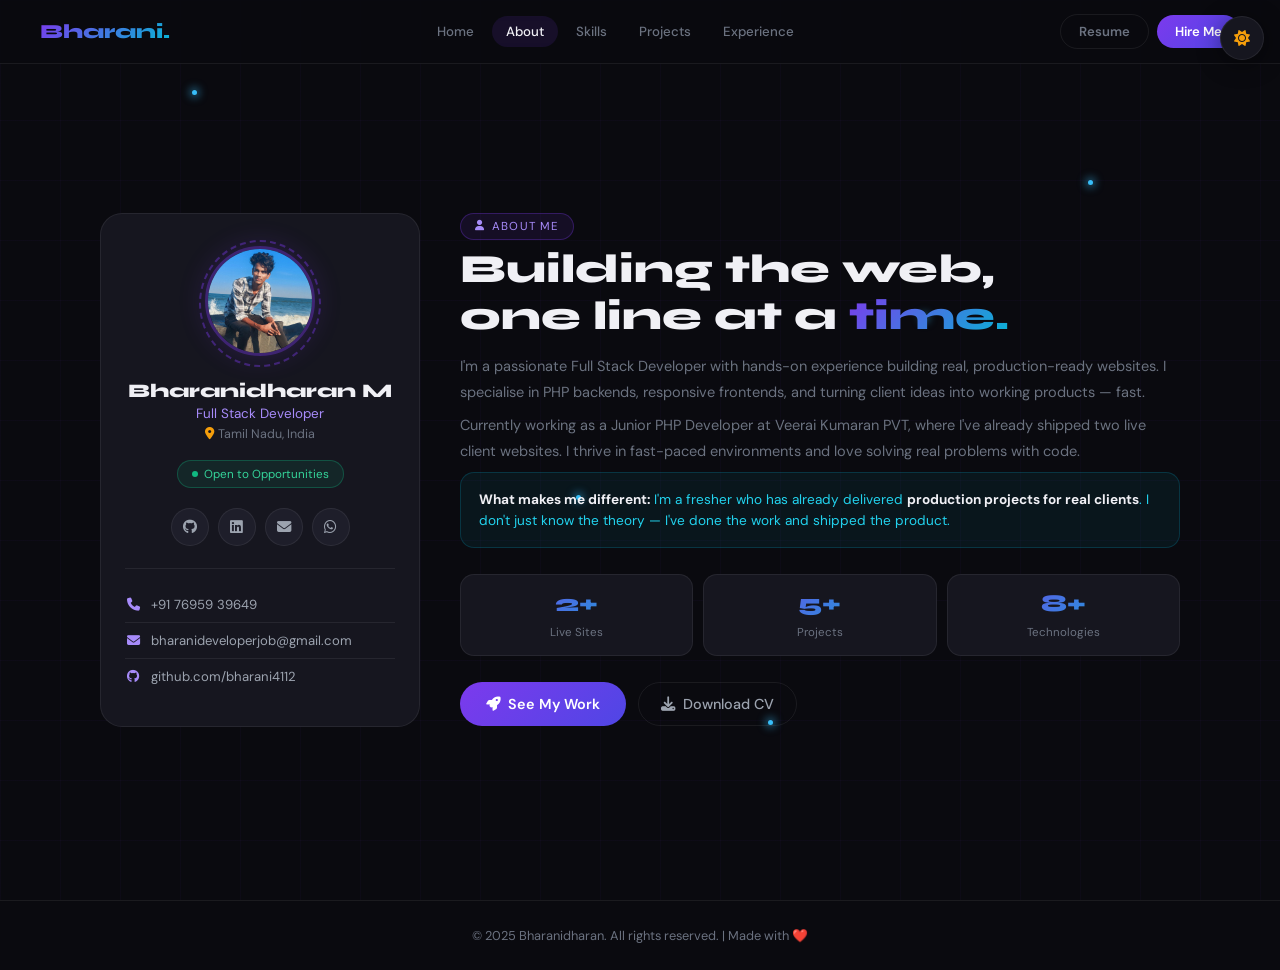
<file: portfolio_premium/About.html>
<!DOCTYPE html>
<html lang="en">
<head>
  <meta charset="UTF-8">
  <meta name="viewport" content="width=device-width, initial-scale=1.0">
  <title>About | Bharanidharan</title>
  <link href="https://cdnjs.cloudflare.com/ajax/libs/font-awesome/6.4.0/css/all.min.css" rel="stylesheet">
  <link rel="stylesheet" href="style.css">
  <style>
    .about-wrap{
      min-height:100vh; display:flex; align-items:center; justify-content:center;
      padding:110px 24px 70px; position:relative; z-index:1;
    }
    .about-grid{
      max-width:1080px; width:100%;
      display:grid; grid-template-columns:320px 1fr; gap:40px; align-items:start;
    }

    /* LEFT CARD */
    .profile-card{
      background:var(--surface); border:1px solid var(--border); border-radius:22px;
      padding:32px 24px; text-align:center; position:sticky; top:90px;
    }
    .avatar-wrap{position:relative; display:inline-block; margin-bottom:18px;}
    .avatar-wrap img{
      width:110px; height:110px; border-radius:50%; object-fit:cover;
      border:3px solid rgba(124,58,237,0.4); box-shadow:0 0 28px rgba(124,58,237,0.2);
    }
    .avatar-ring{
      position:absolute; inset:-6px; border-radius:50%;
      border:2px dashed rgba(124,58,237,0.4);
      animation:spin-r 8s linear infinite;
    }
    @keyframes spin-r{to{transform:rotate(360deg)}}
    .profile-card h2{font-family:'Syne',sans-serif; font-weight:800; font-size:1.2rem; margin-bottom:3px; color:var(--text);}
    .pc-role{font-size:0.84rem; color:#a78bfa; margin-bottom:4px;}
    .pc-loc{font-size:0.78rem; color:var(--muted); margin-bottom:18px;}
    .pc-loc i{margin-right:4px; color:#f59e0b;}
    .status-pill{
      display:inline-flex; align-items:center; gap:6px;
      background:rgba(16,185,129,0.1); border:1px solid rgba(16,185,129,0.3);
      border-radius:30px; padding:5px 14px; font-size:0.73rem; color:#34d399; margin-bottom:20px;
    }
    .sdot{width:6px; height:6px; border-radius:50%; background:#10b981; animation:sdot-p 2s infinite;}
    @keyframes sdot-p{0%,100%{box-shadow:0 0 0 0 rgba(16,185,129,0.5)}50%{box-shadow:0 0 0 5px rgba(16,185,129,0)}}
    .socials{display:flex; justify-content:center; gap:9px; margin-bottom:22px;}
    .sc-link{
      width:38px; height:38px; border-radius:50%; display:flex; align-items:center; justify-content:center;
      background:var(--surface2); border:1px solid var(--border); color:var(--muted2);
      text-decoration:none; font-size:0.9rem; transition:all 0.2s;
    }
    .sc-link:hover{background:rgba(124,58,237,0.15); color:var(--text); border-color:rgba(124,58,237,0.4); transform:translateY(-3px);}
    .contact-list{text-align:left; border-top:1px solid var(--border); padding-top:18px;}
    .ci{display:flex; align-items:center; gap:10px; padding:9px 0; border-bottom:1px solid var(--border); font-size:0.82rem;}
    .ci:last-child{border-bottom:none;}
    .ci i{width:16px; color:#a78bfa; text-align:center; flex-shrink:0;}
    .ci a{color:var(--muted2); text-decoration:none; word-break:break-all; transition:color 0.2s;}
    .ci a:hover{color:var(--text);}

    /* RIGHT */
    .about-content{display:flex; flex-direction:column; gap:26px;}
    .sec-tag{
      display:inline-flex; align-items:center; gap:7px;
      background:rgba(124,58,237,0.1); border:1px solid rgba(124,58,237,0.3);
      border-radius:30px; padding:5px 14px; margin-bottom:6px;
      font-size:0.72rem; letter-spacing:0.1em; text-transform:uppercase; color:#a78bfa;
    }
    .about-content h1{
      font-family:'Syne',sans-serif; font-weight:800;
      font-size:clamp(1.7rem,3.5vw,2.5rem); line-height:1.18; margin-bottom:14px; color:var(--text);
    }
    .about-content h1 em{
      font-style:normal;
      background:linear-gradient(135deg,#7c3aed,#06b6d4);
      -webkit-background-clip:text; -webkit-text-fill-color:transparent; background-clip:text;
    }
    .about-content p{color:var(--muted); font-size:0.91rem; line-height:1.75; margin-bottom:8px;}
    .highlight{
      background:rgba(6,182,212,0.07); border:1px solid rgba(6,182,212,0.2);
      border-radius:14px; padding:16px 18px; font-size:0.85rem; color:#22d3ee; line-height:1.55;
    }
    body:not(.dark-mode) .highlight{color:#0284c7; background:rgba(6,182,212,0.07);}
    .highlight strong{color:var(--text);}
    .mini-stats{display:grid; grid-template-columns:repeat(3,1fr); gap:10px;}
    .ms{background:var(--surface); border:1px solid var(--border); border-radius:14px; padding:14px; text-align:center;}
    .ms-n{
      font-family:'Syne',sans-serif; font-weight:800; font-size:1.5rem; display:block; margin-bottom:2px;
      background:linear-gradient(135deg,#7c3aed,#06b6d4);
      -webkit-background-clip:text; -webkit-text-fill-color:transparent; background-clip:text;
    }
    .ms-l{font-size:0.72rem; color:var(--muted);}
    .about-btns{display:flex; gap:12px; flex-wrap:wrap;}

    /* MOBILE */
    @media(max-width:900px){
      .about-grid{grid-template-columns:1fr;}
      .profile-card{position:static;}
    }
    @media(max-width:600px){
      .about-wrap{padding:90px 18px 60px;}
      .mini-stats{grid-template-columns:1fr 1fr;}
      .about-btns a{flex:1; justify-content:center;}
    }
  </style>
</head>
<body>
  <div class="fireflies">
    <div class="firefly"></div><div class="firefly"></div>
    <div class="firefly"></div><div class="firefly"></div>
    <div class="firefly"></div><div class="firefly"></div>
  </div>
  <label class="toggle" title="Toggle theme">
    <input type="checkbox" id="switch">
    <span class="icon icon--moon"><i class="fas fa-moon"></i></span>
    <span class="icon icon--sun"><i class="fas fa-sun"></i></span>
  </label>
  <nav>
    <a href="index.html" class="nav-logo">Bharani.</a>
    <div class="nav-links">
      <a href="index.html">Home</a>
      <a href="About.html" class="active">About</a>
      <a href="Skills.html">Skills</a>
      <a href="project.html">Projects</a>
      <a href="experince.html">Experience</a>
    </div>
    <div class="nav-cta">
      <a href="resume.pdf" download class="btn-outline">Resume</a>
      <a href="mailto:bharanideveloperjob@gmail.com" class="btn-filled">Hire Me</a>
    </div>
    <button class="hamburger" id="hamburger" aria-label="Menu"><span></span><span></span><span></span></button>
  </nav>
  <div class="mobile-drawer" id="mobileDrawer">
    <a href="index.html">Home</a>
    <a href="About.html" class="active">About</a>
    <a href="Skills.html">Skills</a>
    <a href="project.html">Projects</a>
    <a href="experince.html">Experience</a>
    <div class="drawer-actions">
      <a href="resume.pdf" download class="btn-outline">Resume</a>
      <a href="mailto:bharanideveloperjob@gmail.com" class="btn-filled">Hire Me</a>
    </div>
  </div>

  <div class="page">
    <div class="about-wrap">
      <div class="about-grid">
        <!-- LEFT -->
        <div class="profile-card">
          <div class="avatar-wrap">
            <img src="image/myimg.jpg" alt="Bharanidharan">
            <div class="avatar-ring"></div>
          </div>
          <h2>Bharanidharan M</h2>
          <p class="pc-role">Full Stack Developer</p>
          <p class="pc-loc"><i class="fas fa-map-marker-alt"></i>Tamil Nadu, India</p>
          <div class="status-pill"><span class="sdot"></span>Open to Opportunities</div>
          <div class="socials">
            <a href="https://github.com/bharani4112" target="_blank" class="sc-link"><i class="fab fa-github"></i></a>
            <a href="https://www.linkedin.com/in/bharani-dharan-m-39b85a287" target="_blank" class="sc-link"><i class="fab fa-linkedin"></i></a>
            <a href="mailto:bharanideveloperjob@gmail.com" class="sc-link"><i class="fas fa-envelope"></i></a>
            <a href="https://wa.me/7695939649" target="_blank" class="sc-link"><i class="fab fa-whatsapp"></i></a>
          </div>
          <div class="contact-list">
            <div class="ci"><i class="fas fa-phone"></i><a href="tel:7695939649">+91 76959 39649</a></div>
            <div class="ci"><i class="fas fa-envelope"></i><a href="mailto:bharanideveloperjob@gmail.com">bharanideveloperjob@gmail.com</a></div>
            <div class="ci"><i class="fab fa-github"></i><a href="https://github.com/bharani4112" target="_blank">github.com/bharani4112</a></div>
          </div>
        </div>
        <!-- RIGHT -->
        <div class="about-content">
          <div>
            <div class="sec-tag"><i class="fas fa-user" style="font-size:.65rem"></i> About Me</div>
            <h1>Building the web,<br>one line at a <em>time.</em></h1>
            <p>I'm a passionate Full Stack Developer with hands-on experience building real, production-ready websites. I specialise in PHP backends, responsive frontends, and turning client ideas into working products — fast.</p>
            <p>Currently working as a Junior PHP Developer at Veerai Kumaran PVT, where I've already shipped two live client websites. I thrive in fast-paced environments and love solving real problems with code.</p>
            <div class="highlight">
              <strong>What makes me different:</strong> I'm a fresher who has already delivered <strong>production projects for real clients</strong>. I don't just know the theory — I've done the work and shipped the product.
            </div>
          </div>
          <div class="mini-stats">
            <div class="ms"><span class="ms-n">2+</span><span class="ms-l">Live Sites</span></div>
            <div class="ms"><span class="ms-n">5+</span><span class="ms-l">Projects</span></div>
            <div class="ms"><span class="ms-n">8+</span><span class="ms-l">Technologies</span></div>
          </div>
          <div class="about-btns">
            <a href="project.html" class="btn-primary"><i class="fas fa-rocket"></i> See My Work</a>
            <a href="resume.pdf" download class="btn-ghost"><i class="fas fa-download"></i> Download CV</a>
          </div>
        </div>
      </div>
    </div>
    <footer>© 2025 Bharanidharan. All rights reserved. | Made with ❤️</footer>
  </div>

  <script src="index.js"></script>
</body>
</html>
</file>
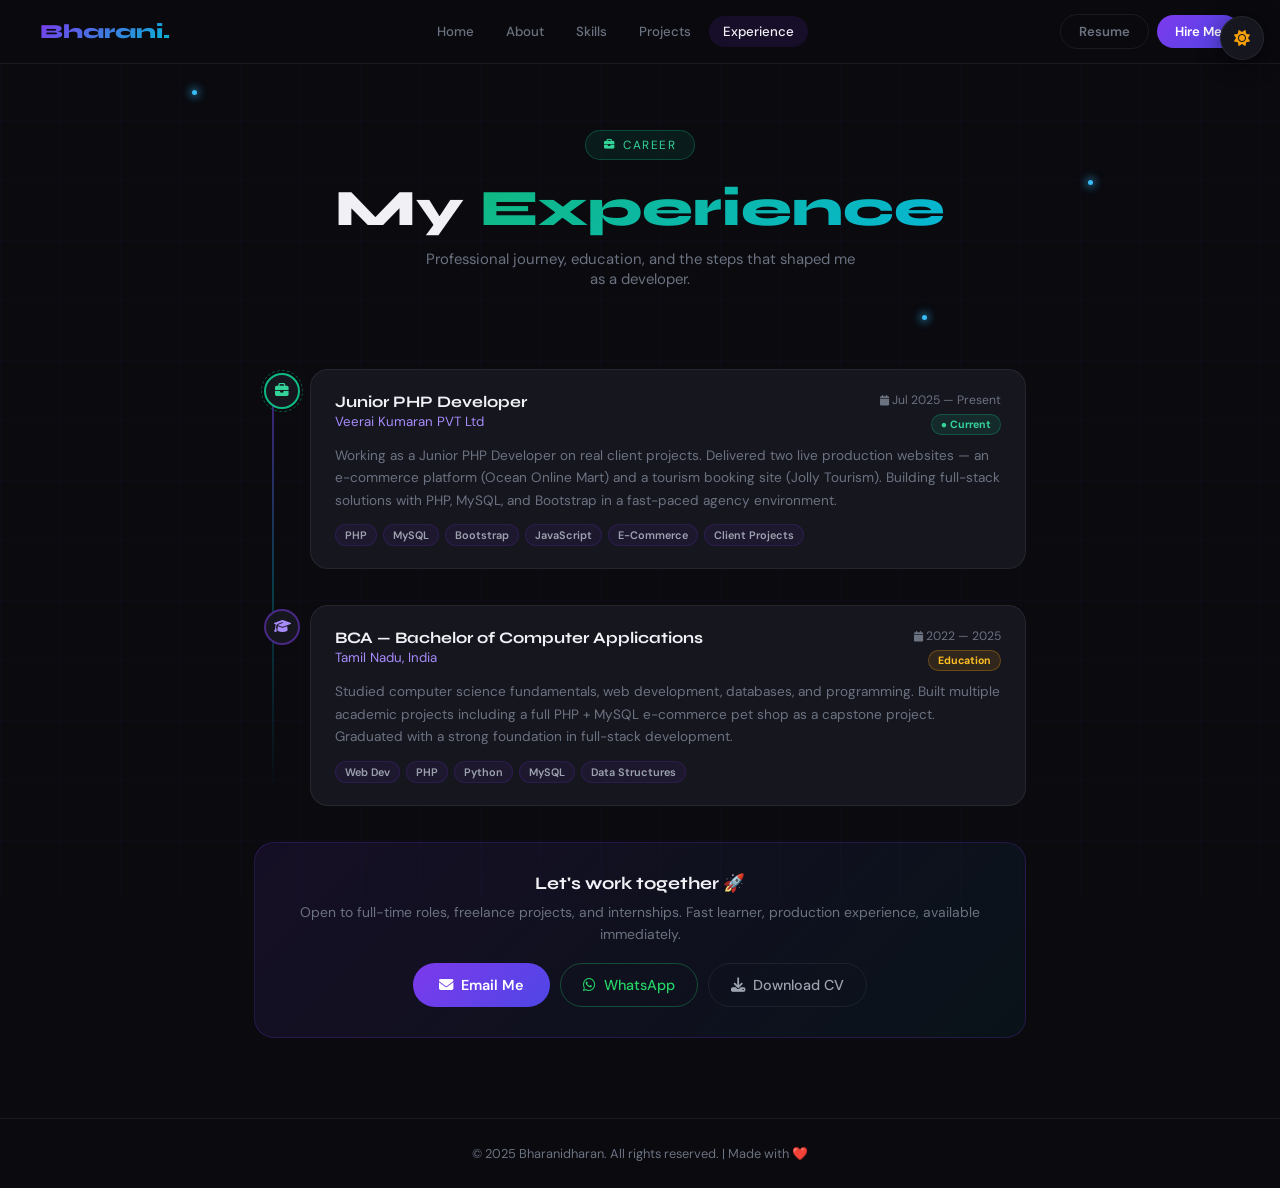
<file: portfolio_premium/experince.html>
<!DOCTYPE html>
<html lang="en">
<head>
  <meta charset="UTF-8">
  <meta name="viewport" content="width=device-width, initial-scale=1.0">
  <title>Experience | Bharanidharan</title>
  <link href="https://cdnjs.cloudflare.com/ajax/libs/font-awesome/6.4.0/css/all.min.css" rel="stylesheet">
  <link rel="stylesheet" href="style.css">
  <style>
    .page-hero{padding:130px 24px 44px; text-align:center; position:relative; z-index:1;}
    .hero-badge{
      display:inline-flex; align-items:center; gap:8px;
      background:rgba(16,185,129,0.1); border:1px solid rgba(16,185,129,0.3);
      border-radius:30px; padding:6px 18px; margin-bottom:18px;
      font-size:0.74rem; letter-spacing:0.12em; text-transform:uppercase; color:#34d399;
    }
    .page-hero h1{
      font-family:'Syne',sans-serif; font-weight:800;
      font-size:clamp(2rem,4.5vw,3.2rem); margin-bottom:10px; color:var(--text);
    }
    .page-hero h1 em{
      font-style:normal;
      background:linear-gradient(135deg,#10b981,#06b6d4);
      -webkit-background-clip:text; -webkit-text-fill-color:transparent; background-clip:text;
    }
    .page-hero p{color:var(--muted); font-size:0.93rem; max-width:440px; margin:0 auto;}

    .exp-wrap{max-width:820px; margin:0 auto; padding:36px 24px 80px; position:relative; z-index:1;}

    /* TIMELINE */
    .timeline{position:relative; padding-left:56px;}
    .timeline::before{
      content:''; position:absolute; left:18px; top:8px; bottom:8px; width:2px;
      background:linear-gradient(to bottom,rgba(124,58,237,0.5),rgba(6,182,212,0.3),transparent);
    }
    .tl-item{
      position:relative; margin-bottom:36px;
      opacity:0; transform:translateX(-16px);
      transition:opacity 0.5s, transform 0.5s;
    }
    .tl-item.in{opacity:1; transform:translateX(0);}
    .tl-dot{
      position:absolute; left:-46px; top:4px;
      width:36px; height:36px; border-radius:50%;
      display:flex; align-items:center; justify-content:center;
      border:2px solid rgba(124,58,237,0.5); background:var(--surface);
      font-size:0.85rem; color:#a78bfa; z-index:1;
    }
    .tl-dot.cur{border-color:#10b981; color:#34d399;}
    .tl-dot.cur::after{
      content:''; position:absolute; inset:-5px; border-radius:50%;
      border:1.5px dashed rgba(16,185,129,0.45); animation:spin-tl 6s linear infinite;
    }
    @keyframes spin-tl{to{transform:rotate(360deg)}}

    .tl-card{
      background:var(--surface); border:1px solid var(--border);
      border-radius:18px; padding:22px 24px;
    }
    .tl-top{display:flex; align-items:flex-start; justify-content:space-between; gap:12px; flex-wrap:wrap; margin-bottom:10px;}
    .tl-left h3{font-family:'Syne',sans-serif; font-weight:700; font-size:1rem; color:var(--text);}
    .tl-left .company{font-size:0.83rem; color:#a78bfa; margin-top:2px;}
    .tl-right{text-align:right; flex-shrink:0;}
    .tl-date{font-size:0.76rem; color:var(--muted); margin-bottom:4px;}
    .tl-badge{display:inline-block; font-size:0.66rem; font-weight:700; padding:3px 9px; border-radius:20px;}
    .b-cur{background:rgba(16,185,129,0.12); color:#34d399; border:1px solid rgba(16,185,129,0.3);}
    .b-edu{background:rgba(245,158,11,0.12);  color:#fbbf24; border:1px solid rgba(245,158,11,0.3);}
    .tl-desc{color:var(--muted); font-size:0.85rem; line-height:1.65; margin-bottom:12px;}
    .tl-tags{display:flex; flex-wrap:wrap; gap:6px;}
    .tl-tag{font-size:0.68rem; font-weight:600; padding:3px 9px; border-radius:20px; background:rgba(124,58,237,0.08); border:1px solid rgba(124,58,237,0.15); color:var(--muted2);}

    /* CTA */
    .exp-cta{
      background:linear-gradient(135deg,rgba(124,58,237,0.1),rgba(6,182,212,0.05));
      border:1px solid rgba(124,58,237,0.2); border-radius:20px;
      padding:30px 28px; text-align:center; margin-top:8px;
    }
    body:not(.dark-mode) .exp-cta{background:linear-gradient(135deg,rgba(124,58,237,0.06),rgba(6,182,212,0.03));}
    .exp-cta h3{font-family:'Syne',sans-serif; font-weight:700; font-size:1.1rem; margin-bottom:7px; color:var(--text);}
    .exp-cta p{color:var(--muted); font-size:0.87rem; margin-bottom:18px; line-height:1.6;}
    .exp-cta-btns{display:flex; gap:10px; justify-content:center; flex-wrap:wrap;}

    /* MOBILE */
    @media(max-width:768px){
      .page-hero{padding:108px 20px 36px;}
      .exp-wrap{padding:20px 20px 60px;}
      .timeline{padding-left:48px;}
      .tl-dot{left:-40px; width:30px; height:30px; font-size:0.75rem;}
      .tl-right{text-align:left;}
      .exp-cta-btns a{flex:1; min-width:120px; justify-content:center;}
    }
  </style>
</head>
<body>
  <div class="fireflies">
    <div class="firefly"></div><div class="firefly"></div>
    <div class="firefly"></div><div class="firefly"></div>
    <div class="firefly"></div><div class="firefly"></div>
  </div>
  <label class="toggle" title="Toggle theme">
    <input type="checkbox" id="switch">
    <span class="icon icon--moon"><i class="fas fa-moon"></i></span>
    <span class="icon icon--sun"><i class="fas fa-sun"></i></span>
  </label>
  <nav>
    <a href="index.html" class="nav-logo">Bharani.</a>
    <div class="nav-links">
      <a href="index.html">Home</a>
      <a href="About.html">About</a>
      <a href="Skills.html">Skills</a>
      <a href="project.html">Projects</a>
      <a href="experince.html" class="active">Experience</a>
    </div>
    <div class="nav-cta">
      <a href="resume.pdf" download class="btn-outline">Resume</a>
      <a href="mailto:bharanideveloperjob@gmail.com" class="btn-filled">Hire Me</a>
    </div>
    <button class="hamburger" id="hamburger" aria-label="Menu"><span></span><span></span><span></span></button>
  </nav>
  <div class="mobile-drawer" id="mobileDrawer">
    <a href="index.html">Home</a>
    <a href="About.html">About</a>
    <a href="Skills.html">Skills</a>
    <a href="project.html">Projects</a>
    <a href="experince.html" class="active">Experience</a>
    <div class="drawer-actions">
      <a href="resume.pdf" download class="btn-outline">Resume</a>
      <a href="mailto:bharanideveloperjob@gmail.com" class="btn-filled">Hire Me</a>
    </div>
  </div>

  <div class="page">
    <div class="page-hero">
      <div class="hero-badge"><i class="fas fa-briefcase" style="font-size:.65rem"></i> Career</div>
      <h1>My <em>Experience</em></h1>
      <p>Professional journey, education, and the steps that shaped me as a developer.</p>
    </div>

    <div class="exp-wrap">
      <div class="timeline">

        <div class="tl-item">
          <div class="tl-dot cur"><i class="fas fa-briefcase"></i></div>
          <div class="tl-card">
            <div class="tl-top">
              <div class="tl-left">
                <h3>Junior PHP Developer</h3>
                <div class="company">Veerai Kumaran PVT Ltd</div>
              </div>
              <div class="tl-right">
                <div class="tl-date"><i class="fas fa-calendar" style="font-size:.65rem;margin-right:3px"></i>Jul 2025 — Present</div>
                <span class="tl-badge b-cur">● Current</span>
              </div>
            </div>
            <p class="tl-desc">Working as a Junior PHP Developer on real client projects. Delivered two live production websites — an e-commerce platform (Ocean Online Mart) and a tourism booking site (Jolly Tourism). Building full-stack solutions with PHP, MySQL, and Bootstrap in a fast-paced agency environment.</p>
            <div class="tl-tags">
              <span class="tl-tag">PHP</span><span class="tl-tag">MySQL</span><span class="tl-tag">Bootstrap</span>
              <span class="tl-tag">JavaScript</span><span class="tl-tag">E-Commerce</span><span class="tl-tag">Client Projects</span>
            </div>
          </div>
        </div>

        <div class="tl-item">
          <div class="tl-dot"><i class="fas fa-graduation-cap"></i></div>
          <div class="tl-card">
            <div class="tl-top">
              <div class="tl-left">
                <h3>BCA — Bachelor of Computer Applications</h3>
                <div class="company">Tamil Nadu, India</div>
              </div>
              <div class="tl-right">
                <div class="tl-date"><i class="fas fa-calendar" style="font-size:.65rem;margin-right:3px"></i>2022 — 2025</div>
                <span class="tl-badge b-edu">Education</span>
              </div>
            </div>
            <p class="tl-desc">Studied computer science fundamentals, web development, databases, and programming. Built multiple academic projects including a full PHP + MySQL e-commerce pet shop as a capstone project. Graduated with a strong foundation in full-stack development.</p>
            <div class="tl-tags">
              <span class="tl-tag">Web Dev</span><span class="tl-tag">PHP</span>
              <span class="tl-tag">Python</span><span class="tl-tag">MySQL</span><span class="tl-tag">Data Structures</span>
            </div>
          </div>
        </div>

      </div>

      <div class="exp-cta">
        <h3>Let's work together 🚀</h3>
        <p>Open to full-time roles, freelance projects, and internships. Fast learner, production experience, available immediately.</p>
        <div class="exp-cta-btns">
          <a href="mailto:bharanideveloperjob@gmail.com" class="btn-primary"><i class="fas fa-envelope"></i> Email Me</a>
          <a href="https://wa.me/7695939649" target="_blank" class="btn-ghost" style="color:#25d366;border-color:rgba(37,211,102,0.3)"><i class="fab fa-whatsapp"></i> WhatsApp</a>
          <a href="resume.pdf" download class="btn-ghost"><i class="fas fa-download"></i> Download CV</a>
        </div>
      </div>
    </div>

    <footer>© 2025 Bharanidharan. All rights reserved. | Made with ❤️</footer>
  </div>

  <script src="index.js"></script>
  <script>
    document.addEventListener('DOMContentLoaded', function(){
      const obs = new IntersectionObserver(entries => {
        entries.forEach((e,i) => {
          if(e.isIntersecting) setTimeout(() => e.target.classList.add('in'), i*140);
        });
      }, {threshold:0.15});
      document.querySelectorAll('.tl-item').forEach(el => obs.observe(el));
    });
  </script>
</body>
</html>
</file>
<file: portfolio_premium/style.css>
/* ═══════════════════════════════════════
   BHARANI PREMIUM PORTFOLIO — GLOBAL CSS
   ═══════════════════════════════════════ */
@import url('https://fonts.googleapis.com/css2?family=Syne:wght@400;600;700;800&family=DM+Sans:opsz,wght@9..40,300;9..40,400;9..40,500;9..40,600&display=swap');

/* ── LIGHT MODE (default) ── */
:root {
  --bg:       #f4f4f8;
  --surface:  #ffffff;
  --surface2: #eaeaf0;
  --border:   rgba(0,0,0,0.09);
  --accent:   #7c3aed;
  --accent2:  #06b6d4;
  --text:     #111118;
  --muted:    #6b7280;
  --muted2:   #4b5563;
  --grid:     rgba(124,58,237,0.04);
  --nav-bg:   rgba(244,244,248,0.88);
  --shadow:   0 4px 20px rgba(0,0,0,0.07);
}

/* ── DARK MODE ── */
body.dark-mode {
  --bg:       #0a0a0f;
  --surface:  #16161f;
  --surface2: #1e1e2a;
  --border:   rgba(255,255,255,0.07);
  --text:     #f0f0f5;
  --muted:    #6b7280;
  --muted2:   #9ca3af;
  --grid:     rgba(124,58,237,0.035);
  --nav-bg:   rgba(10,10,15,0.88);
  --shadow:   0 4px 24px rgba(0,0,0,0.45);
}

*,*::before,*::after{margin:0;padding:0;box-sizing:border-box;}
html{scroll-behavior:smooth;}
body{
  font-family:'DM Sans',sans-serif;
  background:var(--bg); color:var(--text);
  min-height:100vh; overflow-x:hidden;
  transition:background-color 0.3s,color 0.3s;
}
body::before{
  content:''; position:fixed; inset:0; pointer-events:none; z-index:0;
  background-image:
    linear-gradient(var(--grid) 1px,transparent 1px),
    linear-gradient(90deg,var(--grid) 1px,transparent 1px);
  background-size:60px 60px;
}

/* ── NAV ── */
nav{
  position:fixed; top:0; left:0; right:0; z-index:200;
  padding:14px 40px;
  display:flex; align-items:center; justify-content:space-between; gap:12px;
  background:var(--nav-bg);
  backdrop-filter:blur(20px); -webkit-backdrop-filter:blur(20px);
  border-bottom:1px solid var(--border);
  transition:background 0.3s;
}
.nav-logo{
  font-family:'Syne',sans-serif; font-weight:800; font-size:1.25rem;
  background:linear-gradient(135deg,#7c3aed,#06b6d4);
  -webkit-background-clip:text; -webkit-text-fill-color:transparent;
  background-clip:text; text-decoration:none; flex-shrink:0;
}
.nav-links{display:flex; gap:4px;}
.nav-links a{
  font-size:0.83rem; font-weight:500; color:var(--muted);
  text-decoration:none; padding:7px 14px; border-radius:30px; transition:all 0.2s;
}
.nav-links a:hover,.nav-links a.active{color:var(--text); background:rgba(124,58,237,0.12);}
.nav-cta{display:flex; gap:8px; align-items:center;}
.nav-cta a{
  font-size:0.82rem; font-weight:600; text-decoration:none;
  padding:8px 18px; border-radius:30px; transition:all 0.25s; white-space:nowrap;
}
.btn-outline{color:var(--muted); border:1px solid var(--border);}
.btn-outline:hover{color:var(--text); border-color:rgba(124,58,237,0.4);}
.btn-filled{background:linear-gradient(135deg,#7c3aed,#4f46e5); color:#fff !important;}
.btn-filled:hover{box-shadow:0 6px 20px rgba(124,58,237,0.4);}

/* ── HAMBURGER ── */
.hamburger{
  display:none; flex-direction:column; justify-content:center; gap:5px;
  width:40px; height:40px; cursor:pointer;
  border-radius:10px; border:1px solid var(--border); background:var(--surface);
  padding:8px; flex-shrink:0; transition:border-color 0.2s;
}
.hamburger span{
  display:block; height:2px; background:var(--muted2); border-radius:2px; transition:all 0.3s;
}
.hamburger span:nth-child(1){width:100%;}
.hamburger span:nth-child(2){width:75%;}
.hamburger span:nth-child(3){width:100%;}
.hamburger.open span:nth-child(1){transform:rotate(45deg) translate(5px,5px);}
.hamburger.open span:nth-child(2){opacity:0; width:0;}
.hamburger.open span:nth-child(3){transform:rotate(-45deg) translate(5px,-5px);}

/* ── MOBILE DRAWER ── */
.mobile-drawer{
  position:fixed; inset:0; z-index:190;
  background:var(--bg);
  padding:80px 32px 40px;
  display:flex; flex-direction:column; gap:0;
  transform:translateX(100%); transition:transform 0.35s cubic-bezier(0.25,0.8,0.25,1);
}
.mobile-drawer.open{transform:translateX(0);}
.mobile-drawer a{
  font-family:'Syne',sans-serif; font-weight:700; font-size:1.8rem;
  color:var(--muted); text-decoration:none;
  padding:16px 0; border-bottom:1px solid var(--border);
  display:block; transition:color 0.2s;
}
.mobile-drawer a:hover,.mobile-drawer a.active{color:var(--text);}
.drawer-actions{display:flex; gap:12px; margin-top:32px; flex-wrap:wrap;}
.drawer-actions a{
  flex:1; text-align:center; font-size:0.95rem !important;
  font-family:'DM Sans',sans-serif !important; font-weight:600 !important;
  padding:14px 20px !important; border-radius:30px !important; border-bottom:none !important;
  min-width:120px;
}

/* ── DARK MODE TOGGLE ── */
.toggle{
  background:var(--surface); width:44px; height:44px; border-radius:50%;
  display:grid; place-items:center; cursor:pointer;
  border:1px solid var(--border); box-shadow:var(--shadow);
  position:fixed; top:16px; right:16px; z-index:999;
  transition:background 0.3s, border-color 0.3s;
}
.toggle input{display:none;}
.toggle .icon{
  grid-column:1/1; grid-row:1/1; transition:transform 400ms;
  font-size:16px; color:var(--muted2); line-height:0;
}
.toggle .icon--sun{transform:scale(0); color:#f59e0b;}
.toggle input:checked~.icon--moon{transform:rotate(360deg) scale(0);}
.toggle input:checked~.icon--sun {transform:scale(1) rotate(360deg);}

/* ── SHARED BUTTONS ── */
.btn-primary{
  display:inline-flex; align-items:center; gap:8px;
  padding:12px 26px; border-radius:30px;
  background:linear-gradient(135deg,#7c3aed,#4f46e5);
  color:#fff; font-size:0.9rem; font-weight:600;
  text-decoration:none; border:none; cursor:pointer; transition:all 0.25s;
}
.btn-primary:hover{box-shadow:0 8px 24px rgba(124,58,237,0.45); transform:translateY(-2px);}
.btn-ghost{
  display:inline-flex; align-items:center; gap:8px;
  padding:12px 22px; border-radius:30px;
  background:transparent; border:1px solid var(--border);
  color:var(--muted2); font-size:0.9rem; font-weight:500;
  text-decoration:none; cursor:pointer; transition:all 0.25s;
}
.btn-ghost:hover{border-color:#06b6d4; color:#06b6d4;}

/* ── FIREFLIES ── */
.fireflies{position:fixed; inset:0; pointer-events:none; z-index:0; overflow:hidden;}
.firefly{
  position:absolute; border-radius:50%; width:5px; height:5px;
  background:#38bdf8; box-shadow:0 0 8px 2px rgba(56,189,248,0.6);
  opacity:0; transition:opacity 0.5s;
  animation:ff-move 18s infinite ease-in-out, ff-flicker 2s infinite alternate;
}
body.dark-mode .firefly{opacity:1;}
.firefly:nth-child(1){top:10%;left:15%;animation-delay:0s,0.3s}
.firefly:nth-child(2){top:35%;left:72%;animation-delay:-4s,0.8s}
.firefly:nth-child(3){top:60%;left:28%;animation-delay:-8s,0.1s}
.firefly:nth-child(4){top:80%;left:60%;animation-delay:-2s,1.2s}
.firefly:nth-child(5){top:20%;left:85%;animation-delay:-12s,0.5s}
.firefly:nth-child(6){top:55%;left:45%;animation-delay:-6s,0.9s}
@keyframes ff-move{
  0%{transform:translate(0,0)} 25%{transform:translate(60px,-40px)}
  50%{transform:translate(-30px,70px)} 75%{transform:translate(80px,30px)}
  100%{transform:translate(0,0)}
}
@keyframes ff-flicker{0%{opacity:0.7}100%{opacity:0.15}}

/* ── FOOTER ── */
footer{
  text-align:center; padding:26px 20px;
  border-top:1px solid var(--border);
  color:var(--muted); font-size:0.8rem;
  position:relative; z-index:1;
}
footer a{color:#06b6d4; text-decoration:none;}

/* ── PAGE ── */
.page{position:relative; z-index:1;}

/* ── MOBILE ── */
@media(max-width:768px){
  nav{padding:12px 16px;}
  .nav-links,.nav-cta{display:none;}
  .hamburger{display:flex;}
  .toggle{top:12px; right:64px; width:40px; height:40px;}
}
</file>
